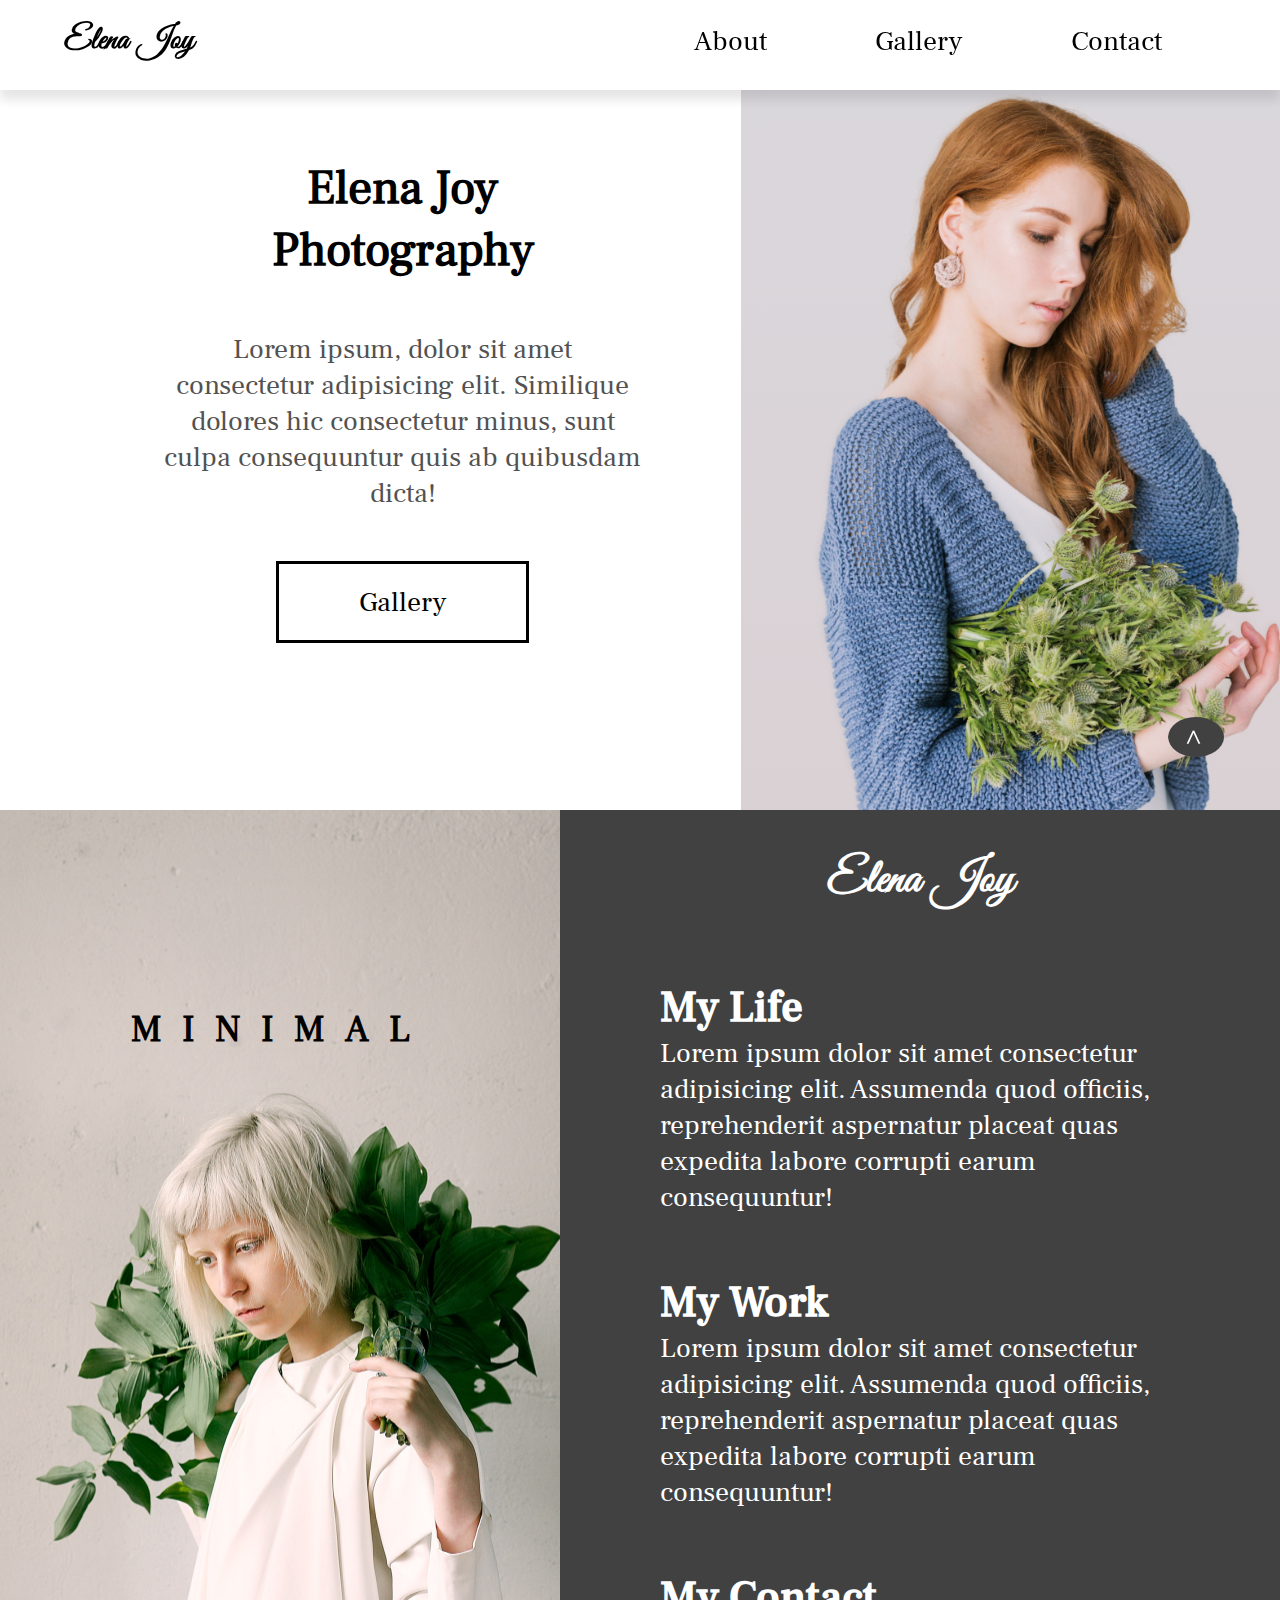
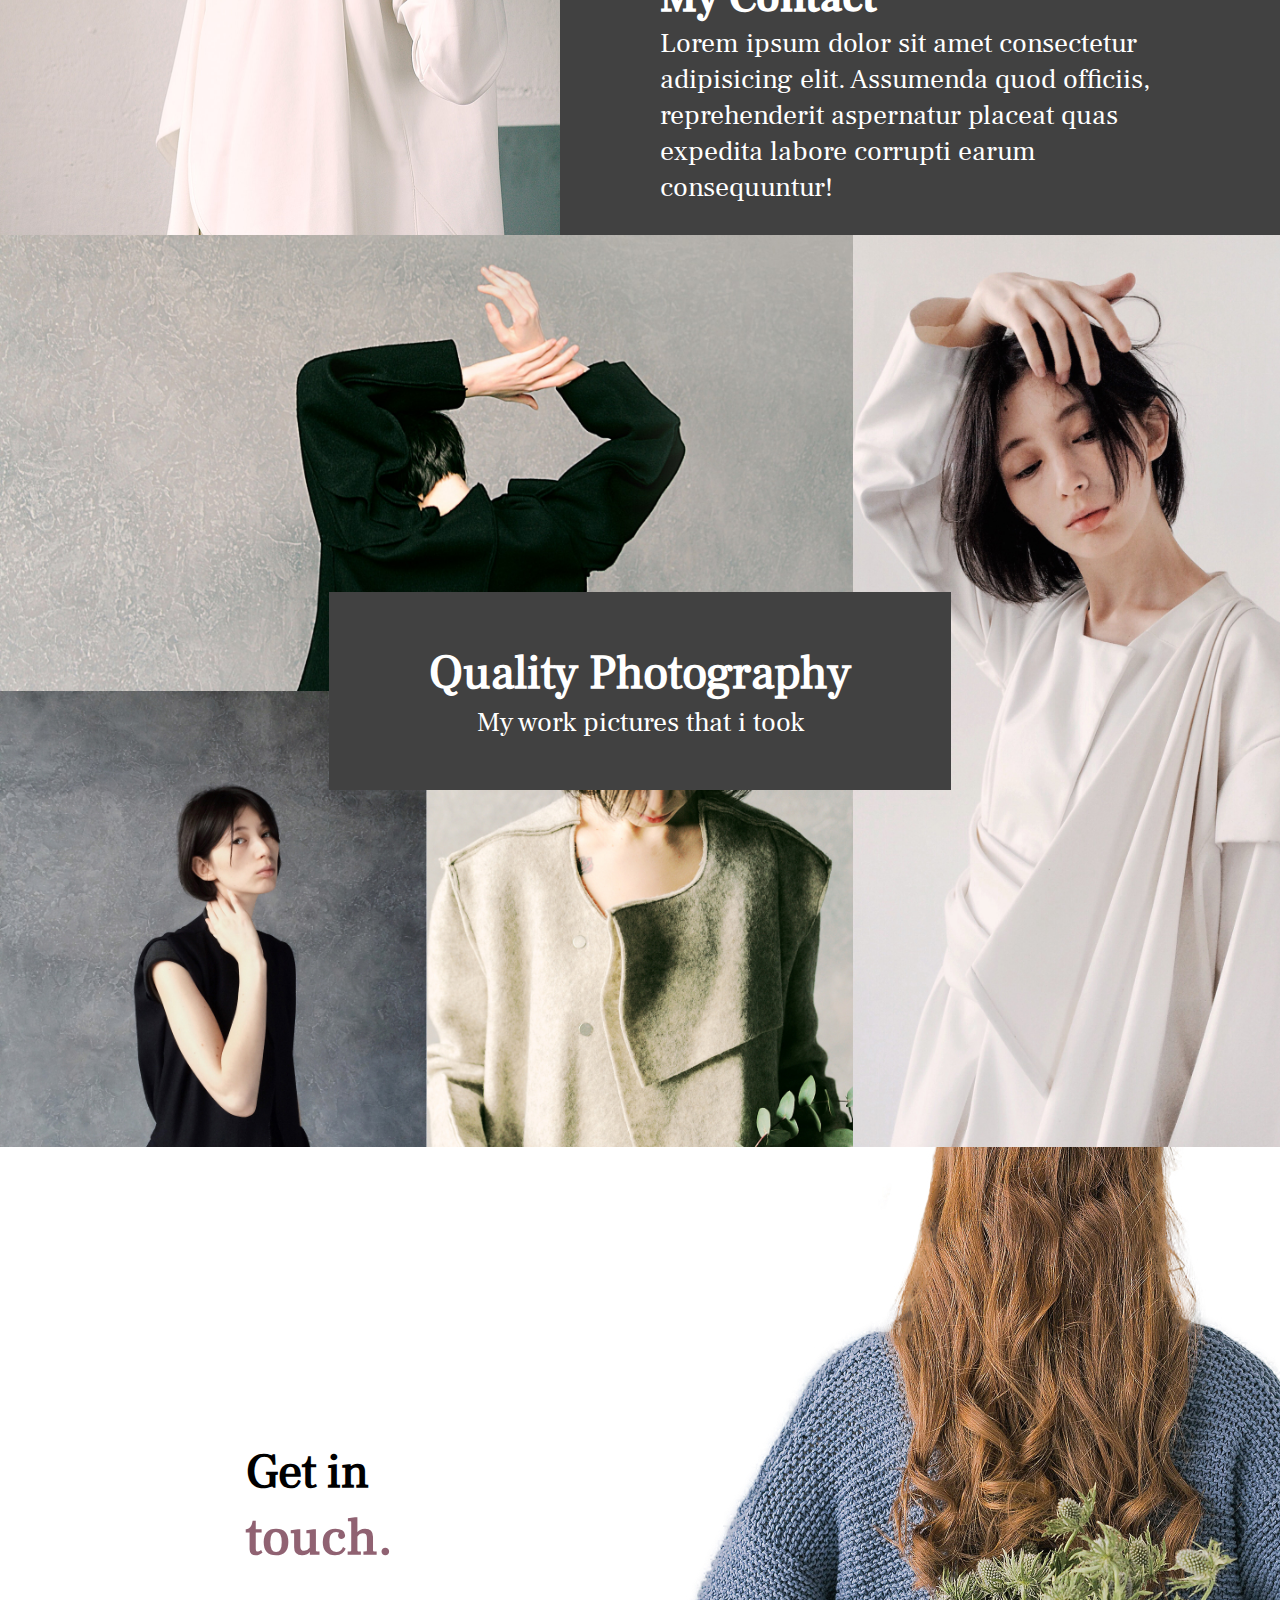
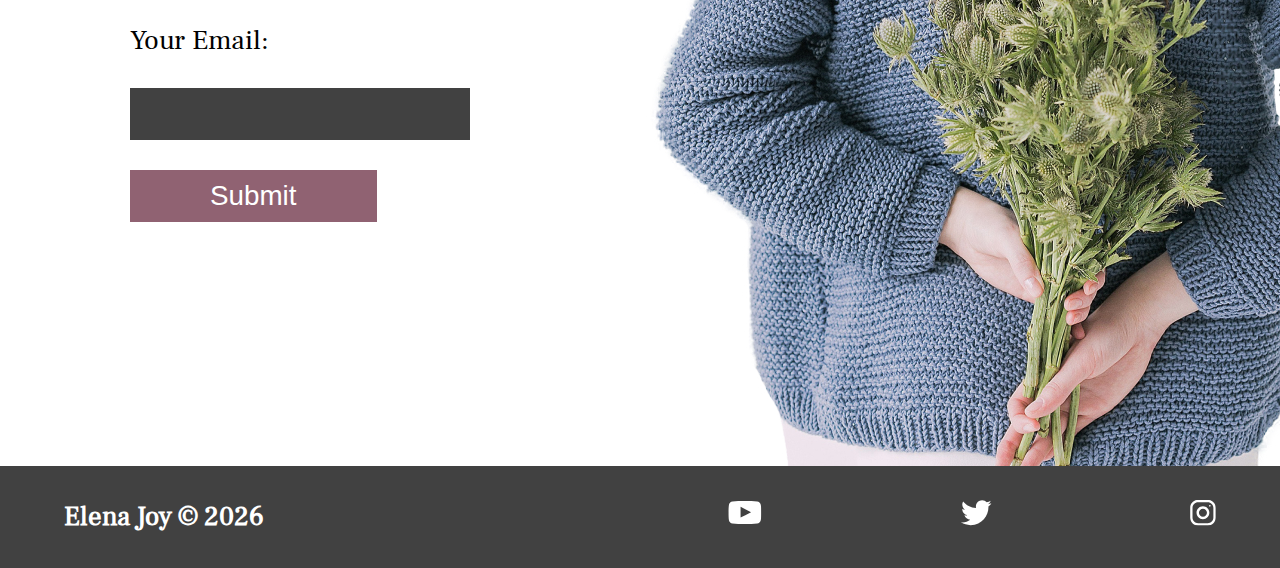
<file: index.html>
<!DOCTYPE html>
<html lang="en">
  <head>
    <meta charset="UTF-8" />
    <meta http-equiv="X-UA-Compatible" content="IE=edge" />
    <meta name="viewport" content="width=device-width, initial-scale=1.0" />
    <title>Elena-Joy Photography</title>
    <link rel="stylesheet" href="copy.css" />
  </head>
  <body>
    <header class="main-head">
      <nav>
        <h1 id="logo">Elena Joy</h1>

        
        <ul class="nav-links flex">
          <li><a href="#about">About</a></li>
          <li><a href="#gallery">Gallery </a></li>
          <li><a href="#contact">Contact</a></li>
        </ul>
        <div class="burger">
          <span class="line line1"></span>
          <span class="line line2"></span>
          <span class="line line3"></span>
        </div>
      </nav>
    </header>

    <main>
      <section  id="home" class="hero">
        <div class="hero-introduction flex">
          <h2>
            Elena Joy <br />
            Photography
          </h2>

          <p>
            Lorem ipsum, dolor sit amet consectetur adipisicing elit. Similique
            dolores hic consectetur minus, sunt culpa consequuntur quis ab
            quibusdam dicta!
          </p>

          <a href="#gallery">Gallery</a>
        </div>
        <div class="hero-images">
          <img class="hero-elena" src="img/elena-joy.png" alt="elena-joy" />
          <img src="img/plant1.png" alt="plant1" class="plant plant1" />

          <img src="img/plant2.png" alt="plant2" class="plant plant2" />
        </div>
      </section>

    <a class="back flex" href="#home" >
    <
    </a>

      <section class="about" id="about">
        <div class="about-image">
          <h5>MINIMAL</h5>
          <img src="img/about-image.png" alt="portrait picture" />
        </div>

        <div class="about-text flex">
          <h2>Elena Joy</h2>

          <div class="about-life">
            <h3>My Life</h3>
            <p>
              Lorem ipsum dolor sit amet consectetur adipisicing elit. Assumenda
              quod officiis, reprehenderit aspernatur placeat quas expedita
              labore corrupti earum consequuntur!
            </p>
          </div>

          <div class="about-work">
            <h3>My Work</h3>
            <p>
              Lorem ipsum dolor sit amet consectetur adipisicing elit. Assumenda
              quod officiis, reprehenderit aspernatur placeat quas expedita
              labore corrupti earum consequuntur!
            </p>
          </div>

          <div class="about-contact">
            <h3>My Contact</h3>
            <p>
              Lorem ipsum dolor sit amet consectetur adipisicing elit. Assumenda
              quod officiis, reprehenderit aspernatur placeat quas expedita
              labore corrupti earum consequuntur!
            </p>
          </div>
        </div>
      </section>

      <section class="gallery" id="gallery">
        <header class="gallery-head">
          <h2>Quality Photography</h2>
          <p>My work pictures that i took</p>
        </header>
        <img src="img/gallery-1.jpg" alt="man in suit" class="gallery1" />
        <img src="img/gallery-2.jpg" alt="lady in coat" class="gallery2" />
        <img src="img/gallery-3.jpg" alt="lady in t-shirt" class="gallery3" />
        <img src="img/gallery-4.jpg" alt="lady in jacket" class="gallery4" />
      </section>

      <section  id="contact" class="contact">
        <div class="form-wrapper flex">
          <h2>
            Get in <br />
            <span>touch.</span>
          </h2>

          <form action="#">
            <label for="email">Your Email:</label>
            <input type="email" required id="email" />
            <button type="submit">Submit</button>
          </form>
        </div>
        <img src="img/contact-image.jpg" alt="elena-joy" />
      </section>
    </main>

    <footer>
      <h4>Elena Joy &copy; <span class="year">1975</span></h4>

      <ul>
        <li>
          <a href="#" >
            <img src="img/youtube-symbol 1.svg" alt="youtube-social-media"/></a>
        </li>
        <li>
          <a href="#" >
            <img src="img/twitter 1.svg" alt="twitter-social-media"/></a>
        </li>
        <li>
          <a href="#" >
            <img src="img/instagram 1.svg" alt="instagram-social-meida"/>
        </a>
    </li>      
</ul>
    </footer>
  </body>
  <script src="copy.js"></script>
</html>
</file>
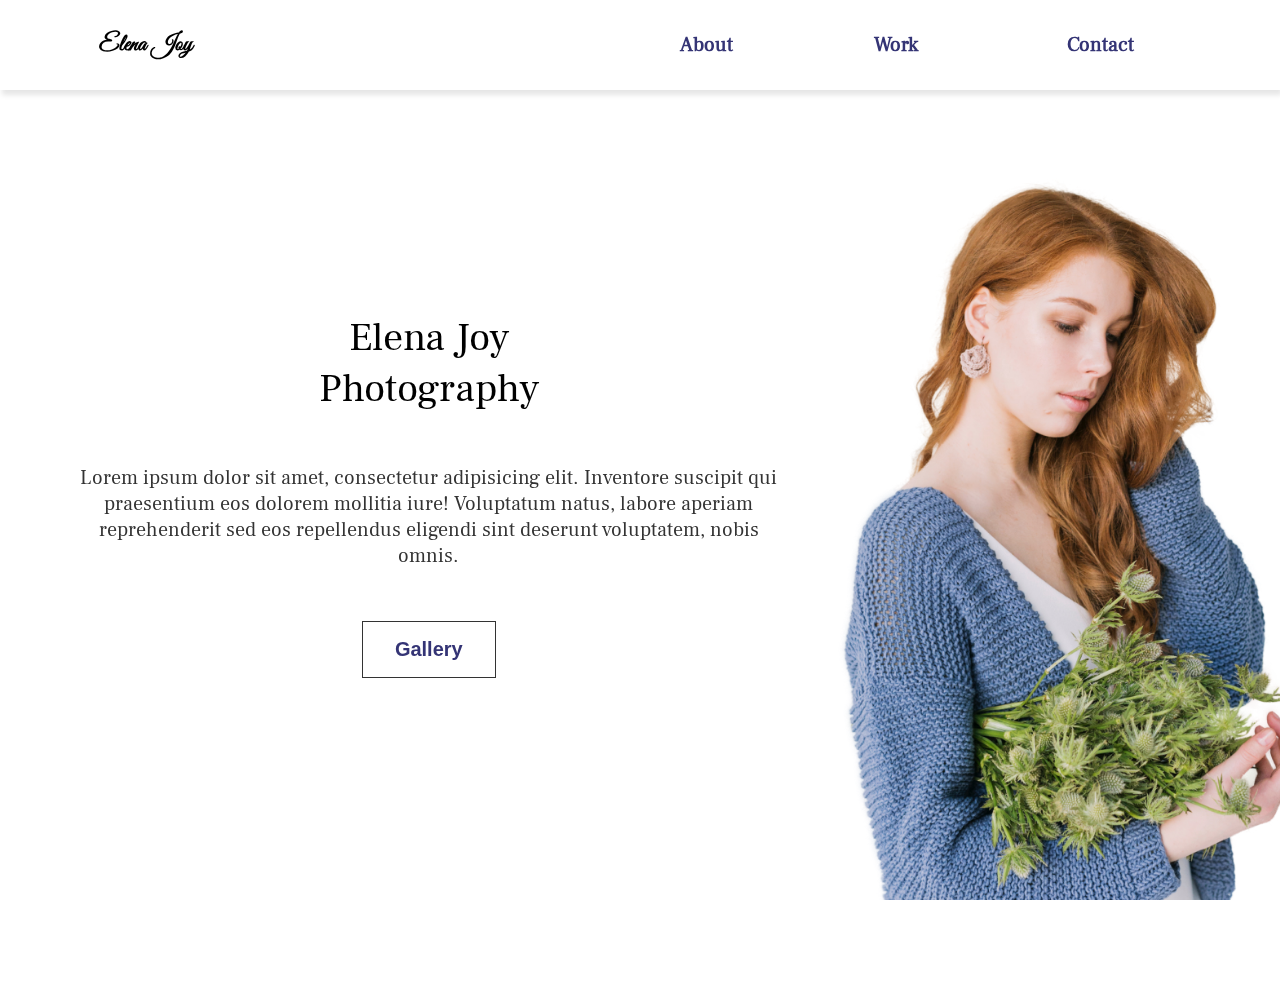
<file: elena.html>
<!DOCTYPE html>
<html lang="en">
  <head>
    <meta charset="UTF-8" />
    <meta http-equiv="X-UA-Compatible" content="IE=edge" />
    <meta name="viewport" content="width=device-width, initial-scale=1.0" />
    <title>Elena-Joy Photography</title>
    <link rel="stylesheet" href="elena.css">
  </head>
  <body>
    <header>
      <h2 class="logo">Elena Joy</h2>
      <nav>
        <ul>
          <li><a href="#about">About</a></li>
          <li><a href="#work">Work</a></li>
          <li><a href="#contact">Contact</a></li>
        </ul>
      </nav>
    </header>

    <main>
      <section class="first-section" id="about">
        <div class="text">
          <h1 class="abouth1">Elena Joy <br> Photography</h1>

          <p class="about-text">
            Lorem ipsum dolor sit amet, consectetur adipisicing elit. Inventore
            suscipit qui praesentium eos dolorem mollitia iure! Voluptatum
            natus, labore aperiam reprehenderit sed eos repellendus eligendi
            sint deserunt voluptatem, nobis omnis.
          </p>

          <button id="btn"><a href="gallery">Gallery</a></button>


        </div>
        <div class="about-img">
          <img class=" elena" src="img/elena-joy.png" alt="elena-joy">
            <img src="img/plant1.png" alt="plant1" class="plant plant1">
            
            <img src="img/plant2.png" alt="plant2" class="plant plant2">
        </div>
        <div class="marker">
            <h2>About Section</h2>
            <div class="line"></div>
        </div>
      </section>


    </main>
  </body>
</html>
</file>
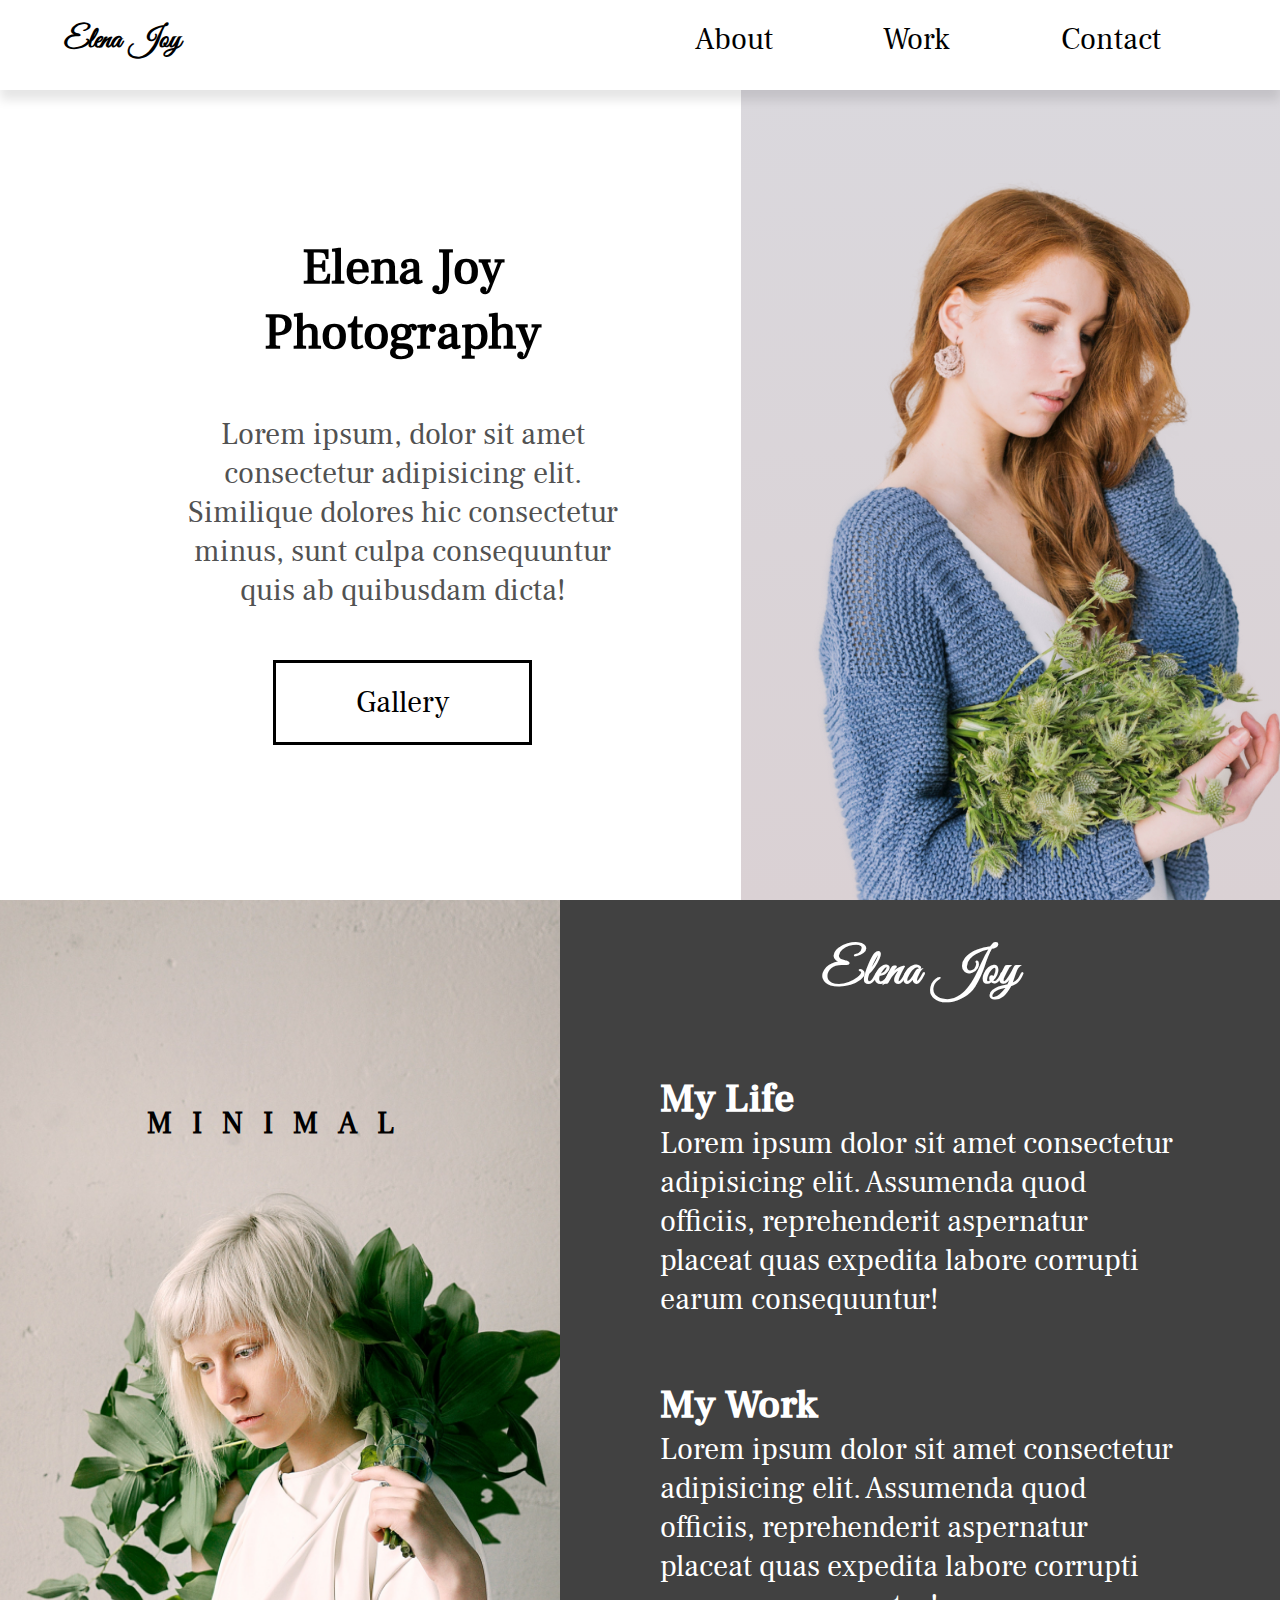
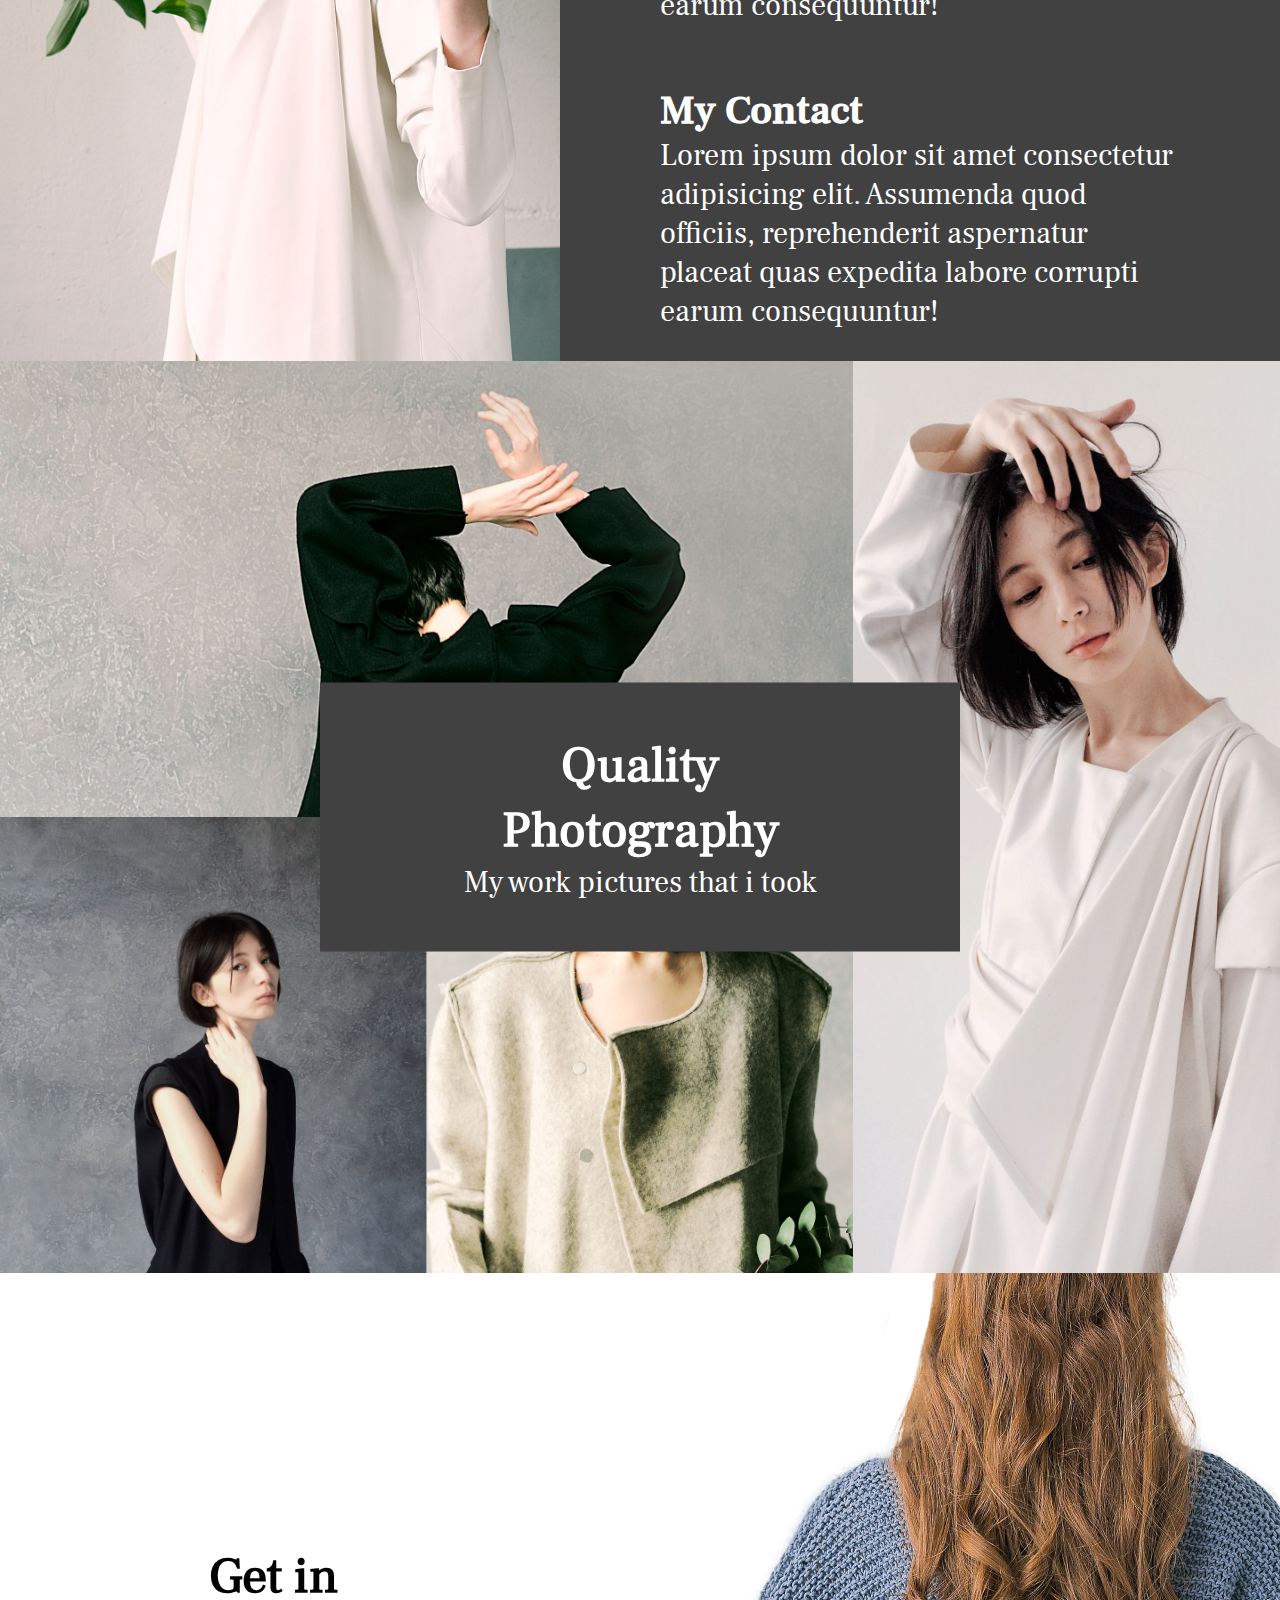
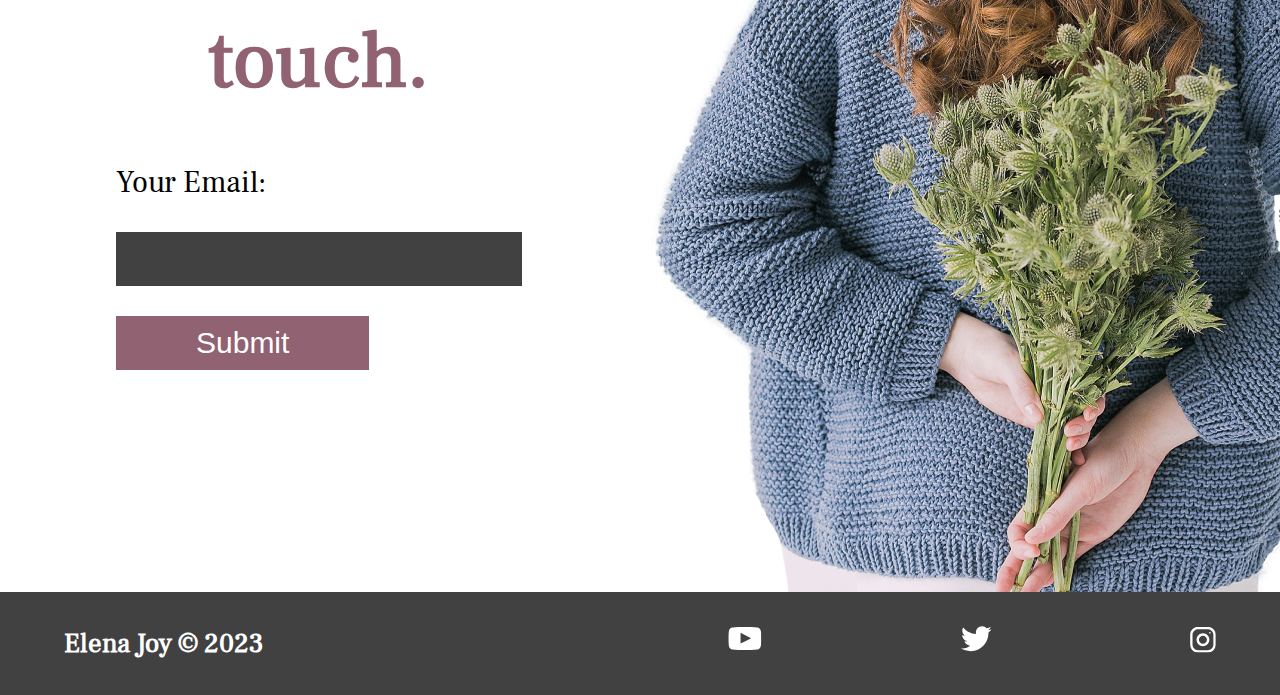
<file: inputnav.html>
<!DOCTYPE html>
<html lang="en">
  <head>
    <meta charset="UTF-8" />
    <meta http-equiv="X-UA-Compatible" content="IE=edge" />
    <meta name="viewport" content="width=device-width, initial-scale=1.0" />
    <title>Elena-Joy Photography</title>
    <link rel="stylesheet" href="inputnav.css" />
  </head>
  <body>
    <header class="main-head">
      <nav>
        <h1 id="logo">Elena Joy</h1>

        <input class="menu-check" type="checkbox" />
        <ul class="nav-links flex">
          <li><a href="#about">About</a></li>
          <li><a href="#work">Work</a></li>
          <li><a href="#contact">Contact</a></li>
        </ul>
        <div class="burger">
          <span class="line line1"></span>
          <span class="line line2"></span>
          <span class="line line3"></span>
        </div>
      </nav>
    </header>

    <main>
      <section class="hero" id="about">
        <div class="hero-introduction flex">
          <h2>
            Elena Joy <br />
            Photography
          </h2>

          <p>
            Lorem ipsum, dolor sit amet consectetur adipisicing elit. Similique
            dolores hic consectetur minus, sunt culpa consequuntur quis ab
            quibusdam dicta!
          </p>

          <a href="gallery">Gallery</a>
        </div>
        <div class="hero-images">
          <img class="hero-elena" src="img/elena-joy.png" alt="elena-joy" />
          <img src="img/plant1.png" alt="plant1" class="plant plant1" />

          <img src="img/plant2.png" alt="plant2" class="plant plant2" />
        </div>
      </section>

      <section class="about" id="about">
        <div class="about-image">
          <h5>MINIMAL</h5>
          <img src="img/about-image.png" alt="portrait picture" />
        </div>

        <div class="about-text flex">
          <h2>Elena Joy</h2>

          <div class="about-life">
            <h3>My Life</h3>
            <p>
              Lorem ipsum dolor sit amet consectetur adipisicing elit. Assumenda
              quod officiis, reprehenderit aspernatur placeat quas expedita
              labore corrupti earum consequuntur!
            </p>
          </div>

          <div class="about-work">
            <h3>My Work</h3>
            <p>
              Lorem ipsum dolor sit amet consectetur adipisicing elit. Assumenda
              quod officiis, reprehenderit aspernatur placeat quas expedita
              labore corrupti earum consequuntur!
            </p>
          </div>

          <div class="about-contact">
            <h3>My Contact</h3>
            <p>
              Lorem ipsum dolor sit amet consectetur adipisicing elit. Assumenda
              quod officiis, reprehenderit aspernatur placeat quas expedita
              labore corrupti earum consequuntur!
            </p>
          </div>
        </div>
      </section>

      <section class="gallery">
        <header class="gallery-head">
          <h2>Quality Photography</h2>
          <p>My work pictures that i took</p>
        </header>
        <img src="img/gallery-1.jpg" alt="man in suit" class="gallery1" />
        <img src="img/gallery-2.jpg" alt="lady in coat" class="gallery2" />
        <img src="img/gallery-3.jpg" alt="lady in t-shirt" class="gallery3" />
        <img src="img/gallery-4.jpg" alt="lady in jacket" class="gallery4" />
      </section>

      <section class="contact">
        <div class="form-wrapper flex">
          <h2>
            Get in <br />
            <span>touch.</span>
          </h2>

          <form action="#">
            <label for="email">Your Email:</label>
            <input type="email" required id="email" />
            <button type="submit">Submit</button>
          </form>
        </div>
        <img src="img/contact-image.jpg" alt="elena-joy" />
      </section>
    </main>

    <footer>
      <h4>Elena Joy &copy; 2023</h4>

      <ul>
        <li>
          <a href="#" >
            <img src="img/youtube-symbol 1.svg" alt="youtube-social-media"/></a>
        </li>
        <li>
          <a href="#" >
            <img src="img/twitter 1.svg" alt="twitter-social-media"/></a>
        </li>
        <li>
          <a href="#" >
            <img src="img/instagram 1.svg" alt="instagram-social-meida"/>
        </a>
    </li>      
</ul>
    </footer>
  </body>
  <script src="copy.js"></script>
</html>
</file>
<file: copy.css>
*{
    box-sizing: border-box;
    margin: 0;
    padding: 0;
}

@font-face {
    font-family: "Ruhl";
    src: url(fonts/FrankRuhlLibre-Regular.ttf);
}

@font-face {
    font-family: 'Ruhl medium';
    src: url(fonts/FrankRuhlLibre-Medium.ttf);
}



@font-face {
    font-family: 'Vibes';
    src: url(fonts/GreatVibes-Regular.ttf);
}



html{
    font-size: 62.5%;
    --header1: calc(2rem + 1vw);
    --header2: calc(3.5rem + 1vw);
    --header3: calc(3rem + 1vw);
    --header4: calc(2.4rem + 1vw);
    --text: calc(1.5rem + 1vw);
    --big: calc(4rem + 1vw);
    --special-color : #906272;
    --background-color : #414141;
    --gray-text : #525252;
    scroll-behavior: smooth;
    
    
}

.flex{
    display: flex;
    flex-direction: column;
    justify-content: center;
    align-items: center;
}

h1{
    font-size: var(--header1);
}

li,
button,
label,
input,
a,
p{
    font-size: var(--text);
}
h2{
    font-size: var(--header2);
}
h3{
    font-size: var(--header3);
}

h4, h5{
    font-size: var(--header4);
}


a{
    text-decoration: none;
    color: black;
}
ul{
    list-style: none;
}



body{
  
    margin: 0;
    font-family: "Ruhl", 'sans-serif';
   animation: opening 1s  ease-in-out ;
}
.main-head{
  
    box-shadow: 0px 10px 10px rgba(0,0,0,0.1);
 position: relative;
 position: fixed;
 z-index: 2;
 width: 100%;
 background-color: #fff;
    min-height: 10vh;
}

nav{
     width: 90%;
    margin: auto;
 
    display: flex;
flex-direction: row;
justify-content: center;
align-items: center;
    padding: 2rem 0rem;
    flex-wrap: wrap;
    
    
}
.nav-links{
    list-style: none;
        flex: 1 1 20rem;
flex-direction: row;
color: black;
    justify-content: space-around;
}


#logo{
    color: black;
    font-family:  'Vibes', sans-serif;
    flex: 1 1 20rem;

}

.hero{
    display: flex;
    flex-wrap: wrap ;
    min-height: 90vh;
    width: 95%;
    margin : 0 0 0 auto;
 overflow: hidden;
}

.hero-introduction{
    flex:  2 1 40rem;
text-align: center;

}
.hero-introduction p{
    padding: 5rem 10rem;
    color: var(--gray-text);
}
.hero-introduction h2{
    padding-top: 3rem ;
}

.hero-images{
position: relative;
flex:  1 1 40rem;
    background:  linear-gradient(#dad8dd, #dad1d4);
   z-index: -1; 
}

.hero-elena{
    width: 100%;
    height: 100%;
    object-fit: cover;
}


.hero-introduction a{
   padding: 2rem 8rem ;
    cursor: pointer;
    background-color: transparent;
    border:  3px solid black;
    color: black;
    margin-bottom: 4rem;
}

.plant{
    position: absolute;
    bottom: 0;
    left: -20%;
    transform: translateY(10%) rotateZ(-10deg) rotateX(-90deg);
    transform-origin: bottom;
    z-index: -1
    ;
    max-height: 80%;
    animation:  plant-entrance 2s ease-in-out 0.5s, plant-shake 2.5s infinite ease alternate-reverse;
}
.plant2{
    left: 40%;
}

/* ANIMATIONS*/

@keyframes opening {
    from{
        opacity: 0;
    }
    to{
        opacity: 1;
    }
    
}
@keyframes plant-entrance {
    from{
        transform: translateY(10%) rotateZ(-10deg) rotateX(-90deg);
    }
    to{
        transform: translateY(0%) rotateZ(0deg) rotateX(0deg);
    }
}

@keyframes plant-shake {
    from{
        transform: rotateZ(-5deg);
    }
    to{
        transform: rotateZ(0deg);
    }
}

/*BURGER*/

.burger{
    display: none;
}

/*ABOUT section*/


.about{
    min-height: 100vh;
    display: flex;
    flex-wrap: wrap;
}
.about-text{
    flex: 2 1 40rem;
    background: var(--background-color);
    color: white;
    justify-content: space-around;
}
.about-text div{
    padding:  3rem 10rem;
}
.about-text h3{
    padding: 2rem, 0rem;
    font-family: "Ruhl Medium";
}
.about-text h2{
    font-family: "Vibes";
    padding: 4rem;
}
.about-image{
    position: relative;
    flex: 1 1 40rem;
}
.about-image h5{
    position: absolute;
    top: 20%;
    left: 50%;
    letter-spacing: 2rem;
    transform: translate(-50%, -20%);
}
.about-image img{
    width: 100%;
    height: 100%;
    object-fit: cover;
}


/*GALLERY*/


.gallery{
    display: grid;
    min-height: 100vh;
    grid-template-columns: repeat(3, 1fr);
    position: relative;
}
.gallery1{
    grid-column: 1/3;
}
.gallery img{
    width: 100%;
    height: 100%;
    object-fit: cover;
}


.gallery2{
    grid-column: 3/4;
    grid-row: 1/3;
}

.gallery-head{
    position: absolute;
    top: 50%;
    left: 50%;
    transform: translate(-50%, -50%);
    color: white;
    background: var(--background-color);
    padding: 5rem 10rem;
    text-align: center;
}


/*CONTACT SECTION*/

.contact{
    min-height: 90vh;
    display: flex;
    flex-wrap: wrap;
}
.form-wrapper{
    flex: 3 1 40rem;
}
.form-wrapper h2{
    margin: 5rem;
}

.form-wrapper span{
    font-size: var(--big);
    color: var(--special-color);
}
.form-wrapper label{
display: block;
}
.form-wrapper input{
    display: block;
    width: 90%;
    margin:  3rem 0rem;
background: var(--background-color);
color: white;
border: none;
padding: 1rem;
}
.form-wrapper button{
    padding: 1rem 8rem ;
    background: var(--special-color);
    color: white;
    border: none;
}
.contact img{
    flex: 1 1 40rem;
}

/*FOOTER SECTION */
footer{
    background: var(--background-color);
    color: white;
    display: flex;
    flex-wrap: wrap;
    padding:  3rem 5%;
    align-items: center;
}
footer ul {
    display: flex;
    flex:  1 1 40rem;
    justify-content: space-between;
    align-items: center;
}
footer h4{
    flex: 3 1 40rem;
    font-size: calc(1.4rem + 1vw);
}


/*BACK TO HOME */

.back{
    position: fixed;
    bottom: 15%;
    right: 5%;
    padding: 1rem 1.2rem;
    border-radius: 50%;
    color: white;
    background: var(--background-color);
    transform: rotateZ(90deg);
    z-index: 200;
}

.main-head {

    transition: all 0.3s ease-in;

}

.main-head.short{
    position: fixed;
    top: 0;
    left:0;
    padding: 1rem;
 min-height:  10vh;  
    width: 100%;
    background-color: white;
    display: flex;
    justify-content: center;
    align-items: center;
}





@media screen  and (min-width: 1700px) {
    


html{
    font-size: 62.5%;
    --header1: calc(3rem);
    --header2: calc(5rem);
    --header3: calc(4rem);
    --header4: calc(3rem);
    --text: calc(3rem);
    --big: calc(8rem);

}

    }





@media screen and (max-width: 1440px) and min-width(843px){

    html{
        max-width: 100%;
        margin: 0;
      padding: 0;  
    }
    
    body {
        margin: 0;
        width: 100%;
    }
.burger{
    position: relative;
    display: block;
}
.burger span{
    padding:  0.2rem 2rem;
    background: var(--gray-text);
    display: block;
    margin: 0.5rem 0;
    transition: all 0.5s ease;
}
.nav-links{
    background: var(--background-color);
    width: 100%;
    height: 100%;
    position: fixed;
    top: 0;
    left: 100%;
    flex-direction: column;
    transition: transform 1s ease ;
    
}
.nav-links a{
    color: white;
    font-size:  var(--header3);
    text-decoration: underline;

}
.nav-open{
    transform: translate(-100%);
}

.main-head{
    position: fixed;
    top: 0;
left: 0;
}

.toggle .line1{
    transform: rotateZ(45deg) translateY(300%);
     background: #fff;
}

.toggle .line2{
    opacity: 0;
}


.toggle .line3{
    transform: rotateZ(-45deg) translateY(-300%);
     background: #fff;
}


/*ABOUT section*/
.about-text div{
    padding: 3rem 3rem;
}

/*GALLERY SECTIOn */

.gallery img{
    grid-row: auto;
    grid-column: auto;
}
.gallery{
    grid-template-columns: repeat(auto-fit, minmax(30rem, 1fr));
}

.gallery-head{
    display: none;
}


/* CONTACT SECTION */
.contact img{
    display: none;
}


footer ul{
    order: 1;
}
footer h4{
    order: 2;
    text-align: center;
    padding: 1rem;
}

.hero{
    
    width: 100%;

 
}

.hero-introduction p{
    padding: 5rem 3rem;
word-wrap: wrap;
word-break: keep-all;
    color: var(--gray-text);
}
.hero-introduction h2{
    padding-top: 3rem ;
}




.hero-introduction a{
   padding: 2rem 8rem ;
 
}

.hero{
    
    min-height: 90vh;
    width: 100%;

}

}


























@media screen and (max-width: 842px) {
    html{
        max-width: 100%;
        margin: 0;
      padding: 0;  
    }
    
    body {
        margin: 0;
        
        width: 100%;
    }
.burger{
    position: relative;
    display: block;
}
.burger span{
    padding:  0.2rem 2rem;
    background: var(--gray-text);
    display: block;
    margin: 0.5rem 0;
    transition: all 0.5s ease;
}
.nav-links{
    background: var(--background-color);
    width: 100%;
    height: 100%;
    position: fixed;
    top: 0;
    left: 100%;
    flex-direction: column;
    transition: transform 1s ease ;
    
}
.nav-links a{
    color: white;
    font-size:  var(--header3);
    text-decoration: underline;

}
.nav-open{
    transform: translate(-100%);
}

.main-head {
    transition: all 0.3s ease-in;
}

.main-head.short{
    position: fixed;
    top: 0;
    left:0;
    padding: 0;
  height: 5vh;
    width: 100%;
    background-color: white;
}



.toggle .line1{
    transform: rotateZ(45deg) translateY(300%);
     background: #fff;
}

.toggle .line2{
    opacity: 0;
}


.toggle .line3{
    transform: rotateZ(-45deg) translateY(-300%);
     background: #fff;
}


/*ABOUT section*/
.about-text div{
    padding: 3rem 3rem;
}

/*GALLERY SECTIOn */

.gallery img{
    grid-row: auto;
    grid-column: auto;
}
.gallery{
    grid-template-columns: repeat(auto-fit, minmax(30rem, 1fr));
}

.gallery-head{
    display: none;
}


/* CONTACT SECTION */
.contact img{
    display: none;
}


footer ul{
    order: 1;
}
footer h4{
    order: 2;
    text-align: center;
    padding: 1rem;
}

.hero{
    
    width: 100%;

 
}

.hero-introduction p{
    padding: 5rem 3rem;
word-wrap: wrap;
word-break: keep-all;
    color: var(--gray-text);
}
.hero-introduction h2{
    padding-top: 3rem ;
}




.hero-introduction a{
   padding: 2rem 8rem ;
 
}

.hero{
    
    min-height: 90vh;
    width: 100%;

}

}
</file>
<file: elena.css>
*{
    box-sizing: border-box;
    margin: 0;
    padding: 0;
}



@font-face {
    font-family: "Ruhl";
    src: url(fonts/FrankRuhlLibre-Regular.ttf);
}

@font-face {
    font-family: 'Ruhl medium';
    src: url(fonts/FrankRuhlLibre-Medium.ttf);
}



@font-face {
    font-family: 'Vibes';
    src: url(fonts/GreatVibes-Regular.ttf);
}


body{
    width: 100%;
    height: 100vh;
    margin: 0;
    font-family:  "Ruhl", sans-serif;
    overflow-x: hidden;
    /* display: none; */
    background-color: #fff;
    /* display: flex; */
}
header{
    width: 100%;
    /* margin: auto; */
    box-shadow: 2px 5px 5px rgba(0,0,0,0.1);
    display: flex;
    flex-direction: row;
    justify-content: space-between;
    align-items: center;
    padding: 1.2rem;
    min-height: 10vh;
    flex-wrap: wrap;
    z-index: 10;
}

.logo{
    color: black;
    font-family:  "Vibes", sans-serif;
    flex: 1 1 20rem;
    margin-left: 5rem;
}
nav{
    flex: 1 1 20rem;
}
ul{
    list-style: none;
    display: flex;
    flex-direction: row;
    justify-content: space-around;
}
li{
    width: 100%;
}
a{
    text-decoration: none;
    font-weight: 600;
    color: rgb(52, 52, 117);
    font-size: 20px;
}

main{
    height: 100vh;
    /* background-color: orange; */
    width: 100%;
    /* margin: auto; */
    z-index: 1;
    /* margin-top: 7px; */
}

.first-section{
    display: flex;
    flex-direction: row;
    width: 95%;
    margin:  0 0 0 auto;
    justify-content: center;
    align-items: center;
    min-height: 90vh;
    overflow: hidden;
}

.text{
    width: 60%;
    height: 50vh;
    display: flex;
    /* flex-direction: row; */
    flex-wrap: wrap;
    justify-content: center;
    align-items: center;
position: relative;
padding: 1rem;
}
.abouth1{
    font-size: 40px;
    font-weight: 500;
    /* width: 100%; */
    display: flex;
    flex-direction: row;
justify-content: center;
align-items: center;
text-align: center;
flex-wrap: wrap;

}
.about-text{
    font-size: 20px;
    color: #333;
    text-align: center;
}
.about-img{
    width: 40%;
    height: 90vh;
    position: relative;
    border: 0;
    
}

.elena{
    width: 100%;
    height: 100%;
    object-fit: cover;
    /* position: absolute; */
}
.plant{
    position: absolute;
    top: 0;
    z-index: -2;
    left: -20%;
    transform-origin: bottom;
    animation: plant-entrance 2s ease-in-out 0.5s , plant-shake 2.5s alternate-reverse infinite;
    transform: translateY(10%) rotateZ(-10deg) rotateX(-90deg);
}



.plant2{
    left: 40%;
}
@keyframes plant-entrance {
    from{
 transform: translateY(10%) rotateZ(-10deg) rotateX(-90deg);
    }
    to{
 transform: translateY(0%) rotateZ(0deg) rotateX(0deg);
    }
}
@keyframes plant-shake {
    from{
        transform:  rotateZ(5deg);
    }
    to{
        transform: rotateZ(0deg);
    }
}
.marker{
    position: absolute;
    bottom: 10%;
    left: 5%;
    width: 30%;
    animation: marker 2s ease-in 2s;
    opacity: 0;
    /* background-color: blue; */
}
.marker h2{
    font-size: 40px;
    letter-spacing: 7px;
    color: #333;
    text-align: center;
}
.line{
    background-color: rgb(105, 0, 128);
    margin-top: 5px;
    height: 2px;
}

@keyframes marker  {
    from{
        opacity: 1;
    }
    to{
        opacity: 0;
    }
}

#btn{
    padding: 1rem 2rem;
    cursor: pointer;
    background-color: transparent;
    border:  1.5px solid #333;
}
#btn a{
    width: 100%;
}



@media screen and (max-width: 768px) {

body{
    width: 100%;
    height: 100vh;
    /* margin: 0; */
    overflow-x: hidden;
    /* display: none; */
    background-color: #fff;
    /* display: flex; */
}
    header{
        padding: 1.2rem;
        
    }
    .logo{
        flex: 1 1 40rem;
        /* color: orange; */
    position: relative;
    top: 40%;
    left: 40%;
    margin-left: 0rem;
    margin-bottom: 0.5rem;
    }
    nav{
        transform: translate(10%, 10%);
    }
    main{
        /* max-width: 100%; */
        width: 100%;
        /* overflow-x: hidden; */
    }

.first-section{
    display: flex;
    flex-direction: column;
    width: 100%;
    /* justify-content: center; */
    align-items: center;
    padding-top: 2.5rem;
    margin: 0 ;
    margin-top: 3rem;
    position: relative;
}
.text{
    width: 100%;
    /* height: auto; */
    text-align: center;
    justify-content: space-around;
    padding: 0.7rem;
    margin-bottom: 30px;
}
.about-img{
    width: 100%;
}

.marker{
    position: absolute;
 top:0%;
    left:47%;
    width: 50%;
    /* background-color: blue; */
}
.marker h2{
    font-size: 20px;
    letter-spacing: 3px;
    color: #333;
    text-align: center;
}
.line{
    background-color: rgb(105, 0, 128);
    margin-top: 5px;
    height: 2px;
}

#btn{
    padding: 0.7rem 2rem;
    cursor: pointer;
    background-color: transparent;
    border:  1.5px solid #333;
}
#btn a{
    width: 100%;
}


}
</file>
<file: inputnav.css>
*{
    box-sizing: border-box;
    margin: 0;
    padding: 0;
}

@font-face {
    font-family: "Ruhl";
    src: url(fonts/FrankRuhlLibre-Regular.ttf);
}

@font-face {
    font-family: 'Ruhl medium';
    src: url(fonts/FrankRuhlLibre-Medium.ttf);
}



@font-face {
    font-family: 'Vibes';
    src: url(fonts/GreatVibes-Regular.ttf);
}



html{
    font-size: 62.5%;
    --header1: calc(2rem + 1vw);
    --header2: calc(3.5rem + 1vw);
    --header3: calc(3rem + 1vw);
    --header4: calc(2.4rem + 1vw);
    --text: calc(1.5rem + 1vw);
    --big: calc(4rem + 1vw);
    --special-color : #906272;
    --background-color : #414141;
    --gray-text : #525252;
    scroll-behavior: smooth;
}

.flex{
    display: flex;
    flex-direction: column;
    justify-content: center;
    align-items: center;
}

h1{
    font-size: var(--header1);
}

li,
button,
label,
input,
a,
p{
    font-size: var(--text);
}
h2{
    font-size: var(--header2);
}
h3{
    font-size: var(--header3);
}

h4, h5{
    font-size: var(--header4);
}


a{
    text-decoration: none;
    color: black;
}
ul{
    list-style: none;
}



body{
    font-family: "Ruhl", 'sans-serif';
   animation: opening 1s  ease-in-out delay iteration-count direction fill-mode;
}
.main-head{
  
    box-shadow: 0px 10px 10px rgba(0,0,0,0.1);
 position: relative;
 z-index: 2;
    min-height: 10vh;
}

nav{
     width: 90%;
    margin: auto;
 
    display: flex;
flex-direction: row;
justify-content: center;
align-items: center;
    padding: 2rem 0rem;
    flex-wrap: wrap;
    
    
}
.nav-links{
    list-style: none;
        flex: 1 1 20rem;
flex-direction: row;
color: black;
    justify-content: space-around;
}


#logo{
    color: black;
    font-family:  'Vibes', sans-serif;
    flex: 1 1 20rem;

}

.hero{
    display: flex;
    flex-wrap: wrap ;
    min-height: 90vh;
    width: 95%;
    margin : 0 0 0 auto;
 overflow: hidden;
}

.hero-introduction{
    flex:  2 1 40rem;
text-align: center;

}
.hero-introduction p{
    padding: 5rem 10rem;
    color: var(--gray-text);
}
.hero-introduction h2{
    padding-top: 3rem ;
}

.hero-images{
position: relative;
flex:  1 1 40rem;
    background:  linear-gradient(#dad8dd, #dad1d4);
   z-index: -1; 
}

.hero-elena{
    width: 100%;
    height: 100%;
    object-fit: cover;
}


.hero-introduction a{
   padding: 2rem 8rem ;
    cursor: pointer;
    background-color: transparent;
    border:  3px solid black;
    color: black;
    margin-bottom: 4rem;
}

.plant{
    position: absolute;
    bottom: 0;
    left: -20%;
    transform: translateY(10%) rotateZ(-10deg) rotateX(-90deg);
    transform-origin: bottom;
    z-index: -1
    ;
    max-height: 80%;
    animation:  plant-entrance 2s ease-in-out 0.5s, plant-shake 2.5s infinite ease alternate-reverse;
}
.plant2{
    left: 40%;
}

/* ANIMATIONS*/

@keyframes opening {
    from{
        opacity: 0;
    }
    to{
        opacity: 1;
    }
    
}
@keyframes plant-entrance {
    from{
        transform: translateY(10%) rotateZ(-10deg) rotateX(-90deg);
    }
    to{
        transform: translateY(0%) rotateZ(0deg) rotateX(0deg);
    }
}

@keyframes plant-shake {
    from{
        transform: rotateZ(-5deg);
    }
    to{
        transform: rotateZ(0deg);
    }
}

/*BURGER*/

.burger, .menu-check{
    display: none;
}

/*ABOUT section*/


.about{
    min-height: 100vh;
    display: flex;
    flex-wrap: wrap;
}
.about-text{
    flex: 2 1 40rem;
    background: var(--background-color);
    color: white;
    justify-content: space-around;
}
.about-text div{
    padding:  3rem 10rem;
}
.about-text h3{
    padding: 2rem, 0rem;
    font-family: "Ruhl Medium";
}
.about-text h2{
    font-family: "Vibes";
    padding: 4rem;
}
.about-image{
    position: relative;
    flex: 1 1 40rem;
}
.about-image h5{
    position: absolute;
    top: 20%;
    left: 50%;
    letter-spacing: 2rem;
    transform: translate(-50%, -20%);
}
.about-image img{
    width: 100%;
    height: 100%;
    object-fit: cover;
}


/*GALLERY*/


.gallery{
    display: grid;
    min-height: 100vh;
    grid-template-columns: repeat(3, 1fr);
    position: relative;
}
.gallery1{
    grid-column: 1/3;
}
.gallery img{
    width: 100%;
    height: 100%;
    object-fit: cover;
}


.gallery2{
    grid-column: 3/4;
    grid-row: 1/3;
}

.gallery-head{
    position: absolute;
    top: 50%;
    left: 50%;
    transform: translate(-50%, -50%);
    color: white;
    background: var(--background-color);
    padding: 5rem 10rem;
    text-align: center;
}


/*CONTACT SECTION*/

.contact{
    min-height: 90vh;
    display: flex;
    flex-wrap: wrap;
}
.form-wrapper{
    flex: 3 1 40rem;
}
.form-wrapper h2{
    margin: 5rem;
}

.form-wrapper span{
    font-size: var(--big);
    color: var(--special-color);
}
.form-wrapper label{
display: block;
}
.form-wrapper input{
    display: block;
    margin:  3rem 0rem;
background: var(--background-color);
color: white;
border: none;
padding: 1rem;
}
.form-wrapper button{
    padding: 1rem 8rem ;
    background: var(--special-color);
    color: white;
    border: none;
}
.contact img{
    flex: 1 1 40rem;
}

/*FOOTER SECTION */
footer{
    background: var(--background-color);
    color: white;
    display: flex;
    flex-wrap: wrap;
    padding:  3rem 5%;
    align-items: center;
}
footer ul {
    display: flex;
    flex:  1 1 40rem;
    justify-content: space-between;
    align-items: center;
}
footer h4{
    flex: 3 1 40rem;
    font-size: calc(1.4rem + 1vw);
}







@media screen  and (max-width: 1700px) {
    


html{
    font-size: 62.5%;
    --header1: calc(3rem);
    --header2: calc(5rem);
    --header3: calc(4rem);
    --header4: calc(3rem);
    --text: calc(3rem);
    --big: calc(8rem);

}

    }





























@media screen and (max-width: 842px) {
.burger{
    position: relative;
    display: block;
}
.burger span{
    padding:  0.2rem 2rem;
    background: var(--gray-text);
    display: block;
    margin: 0.5rem 0;
    transition: all 0.5s ease;
}
.nav-links{
    background: var(--background-color);
    width: 100%;
    height: 100%;
    position: fixed;
    top: 0;
    left: 100%;
    flex-direction: column;
    transition: transform 1s ease ;
    
}
.nav-links a{
    color: white;
    font-size:  var(--header3);
    text-decoration: underline;

}
.menu-check{
    position: absolute;
    top: 50%;
    right: 5%;
    transform: translate(5%, -50%);
    width: 5rem;
    height: 5rem;
    cursor: pointer;
    opacity: 0;
    display: block;
    z-index: 100;
}
.menu-check:checked + .nav-links{
    transform: translate(-100%);
}

.menu-check:checked ~ .burger span{
    background-color: #fff;
}


.menu-check:checked ~ .burger .line1{
    transform: rotateZ(45deg) translateY(300%);
}


.menu-check:checked ~ .burger .line2{
    opacity: 0;
}


.menu-check:checked ~ .burger .line3{
    transform: rotateZ(-45deg) translateY(-300%);
}


/*ABOUT section*/
.about-text div{
    padding: 3rem 3rem;
}

/*GALLERY SECTIOn */

.gallery img{
    grid-row: auto;
    grid-column: auto;
}
.gallery{
    grid-template-columns: repeat(auto-fit, minmax(30rem, 1fr));
}

.gallery-head{
    display: none;
}


/* CONTACT SECTION */
.contact img{
    display: none;
}
footer ul{
    order: 1;
}
footer h4{
    order: 2;
    text-align: center;
    padding: 1rem;
}

.hero{
    
    width: 100%;

 
}

.hero-introduction p{
    padding: 5rem 3rem;
word-wrap: wrap;
word-break: keep-all;
    color: var(--gray-text);
}
.hero-introduction h2{
    padding-top: 3rem ;
}




.hero-introduction a{
   padding: 2rem 8rem ;
 
}

.hero{
    
    min-height: 90vh;
    width: 100%;

}

}
</file>
